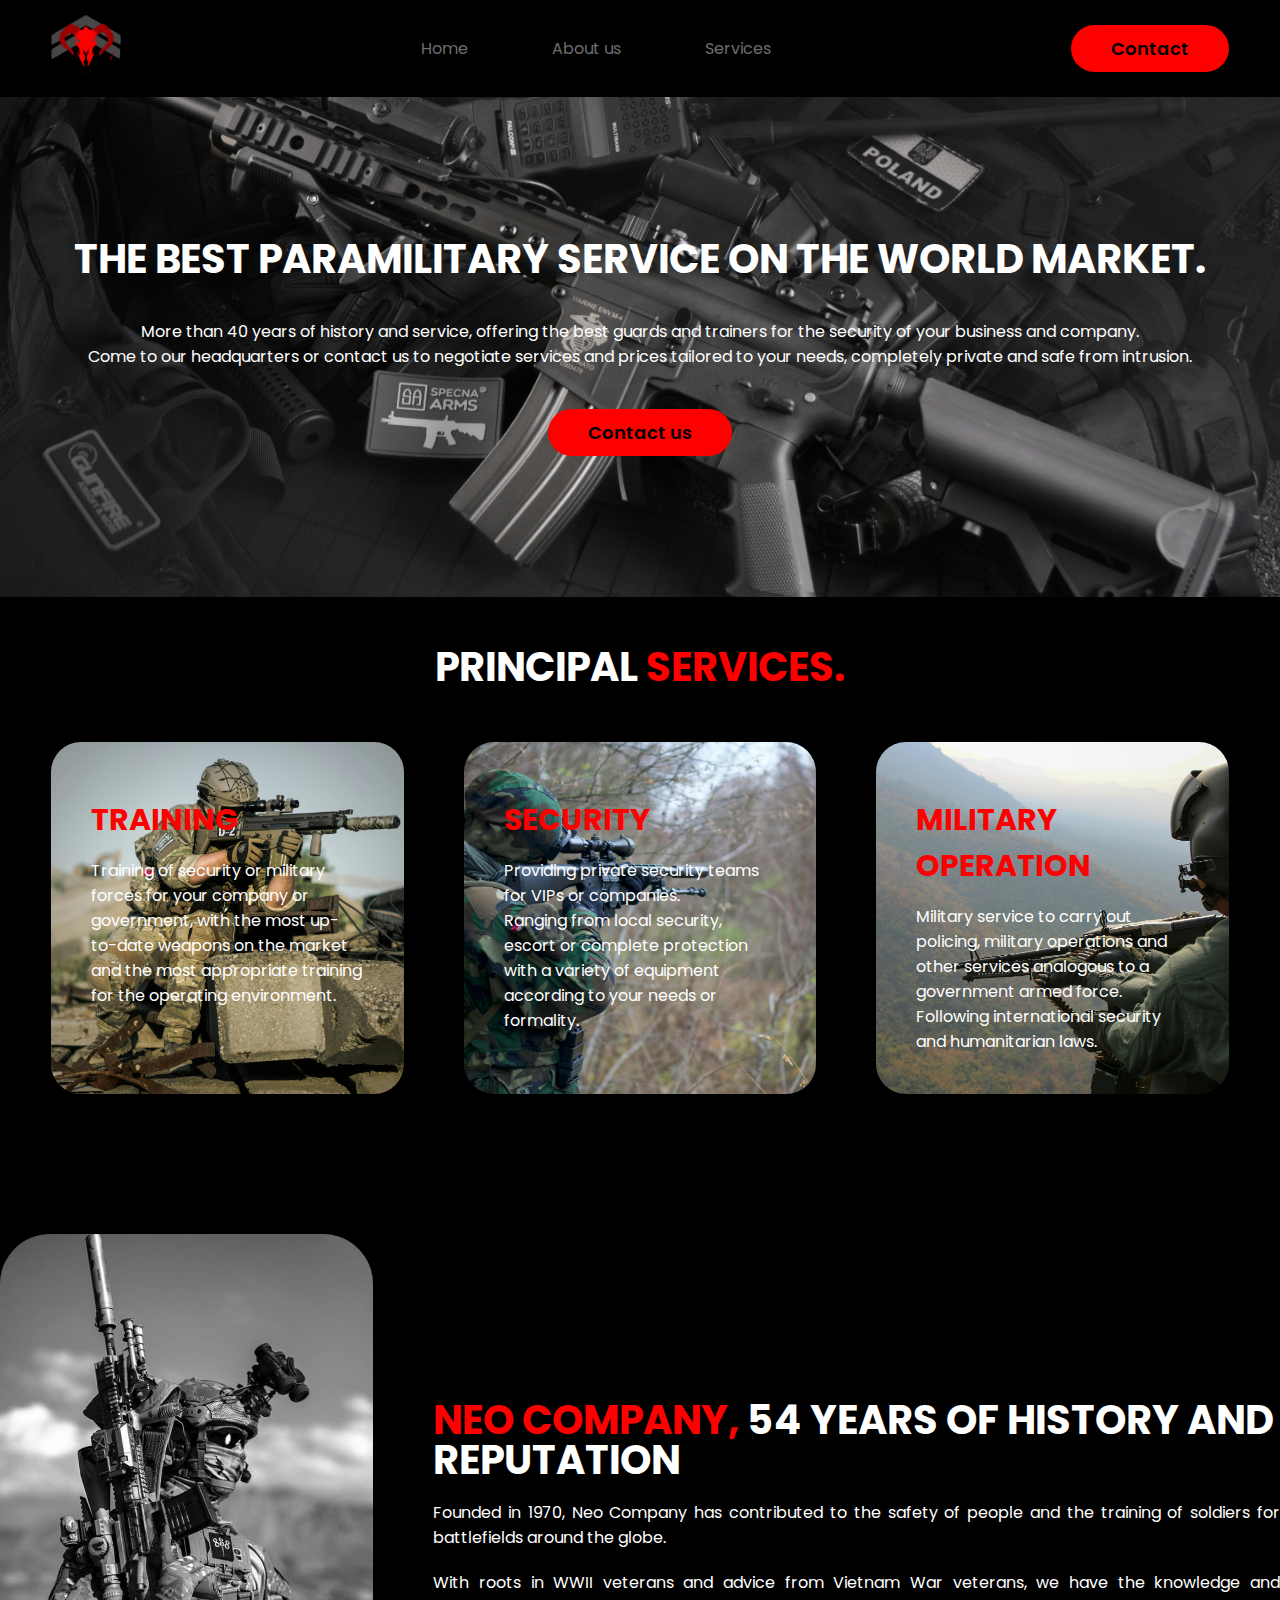
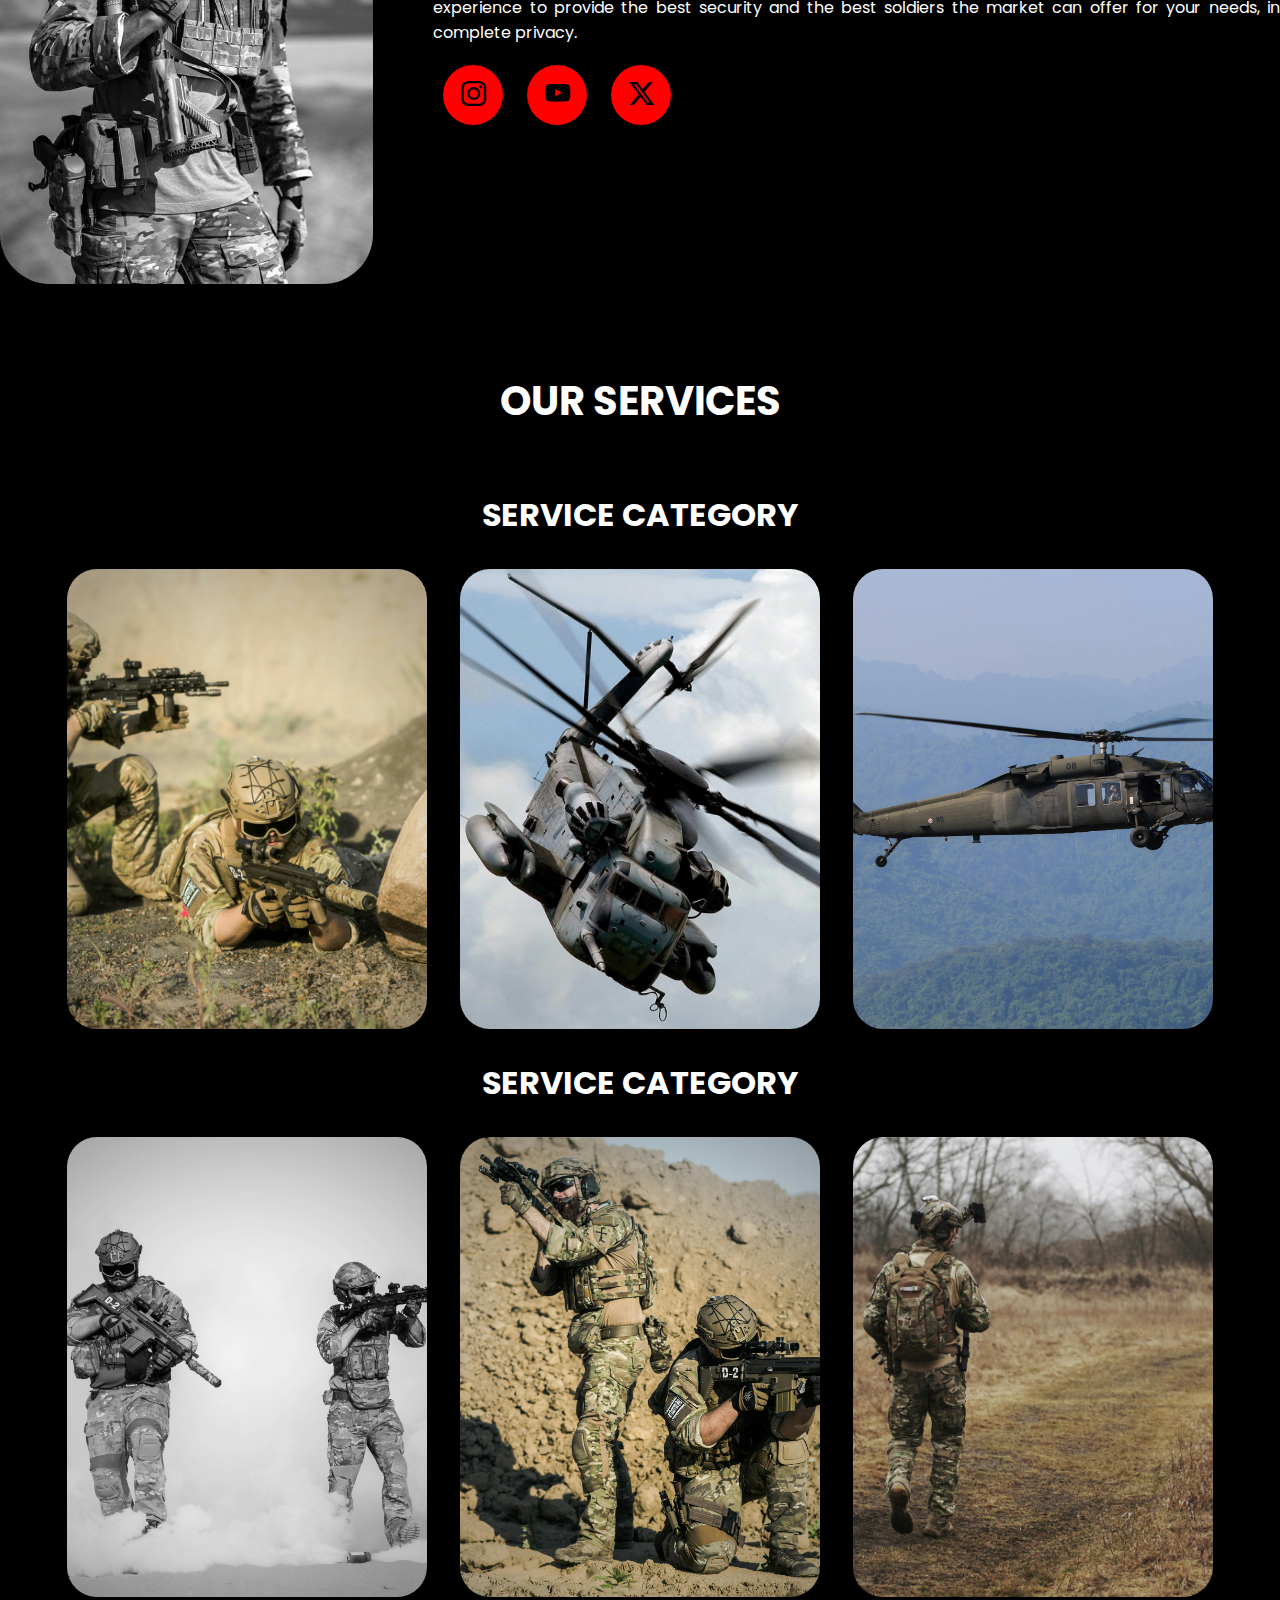
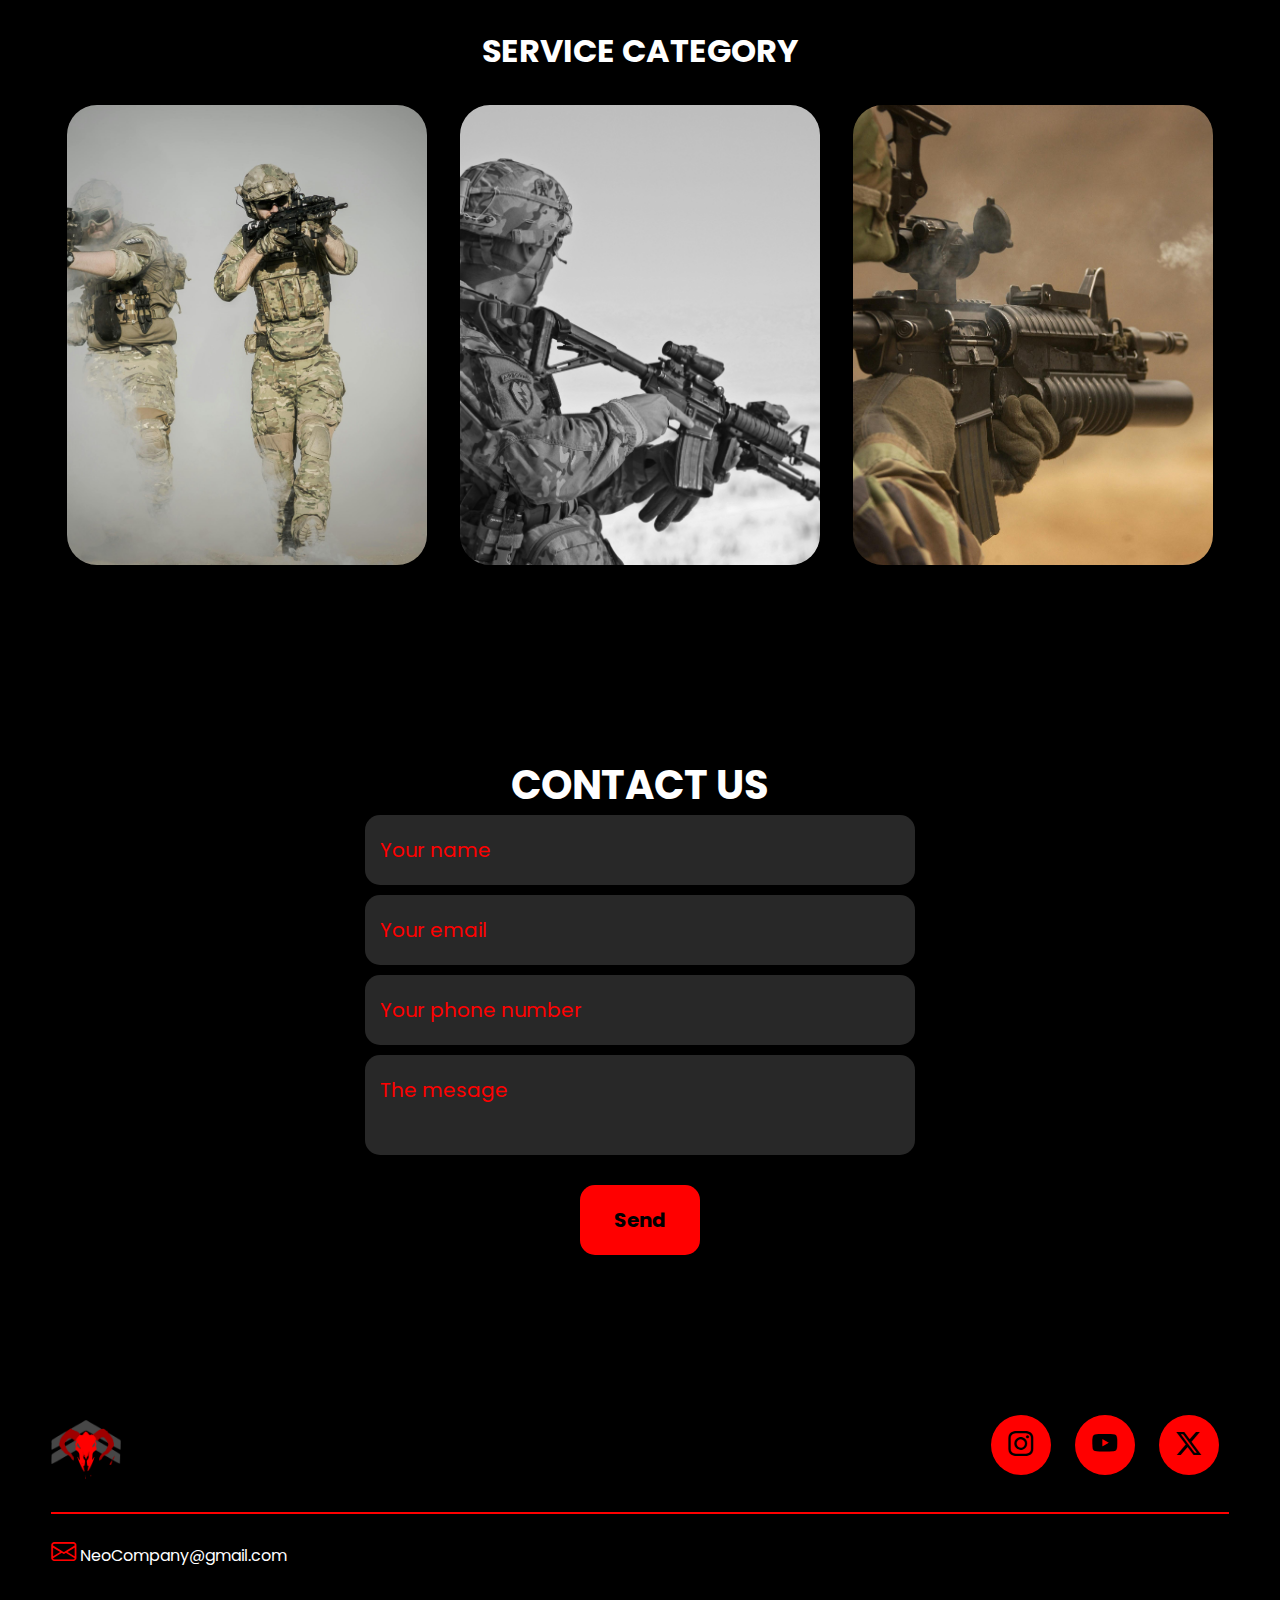
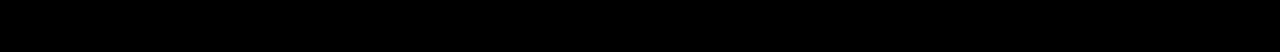
<file: index.html>
<!DOCTYPE html>
<html lang="en">
<head>
    <meta charset="UTF-8">
    <meta name="viewport" content="width=device-width, initial-scale=1.0">
    <!--google fonts-->
    <link rel="preconnect" href="https://fonts.googleapis.com">
    <link rel="preconnect" href="https://fonts.gstatic.com" crossorigin>
    <link href="https://fonts.googleapis.com/css2?family=Poppins:ital,wght@0,100;0,200;0,300;0,400;0,500;0,600;0,700;0,800;0,900;1,100;1,200;1,300;1,400;1,500;1,600;1,700;1,800;1,900&display=swap" rel="stylesheet">
    <!--bootstrap icons-->
    <link rel="stylesheet" href="https://cdn.jsdelivr.net/npm/bootstrap-icons@1.11.3/font/bootstrap-icons.min.css">
    <title>Neo company</title>
    <link rel="stylesheet" href="CSS/index.css">
</head>
<body>
    <header>
        <div class="interface">
            <div class="log">
                <a href="#">
                    <img id="Logo" src="images/NC_logo.png" alt="Logo">
                </a>
            </div><!--logo-->
            <nav class="menu-desktop">
                <ul>
                    <li><a href="index.html">Home</a></li>
                    <li><a href="#sobre-nos">About us</a></li>
                    <li><a href="#services">Services</a></li>
                </ul>
            </nav>
            <div class="btn-contato">
                <a href="">
                    <button>Contact</button>
                </a>
            </div>
        </div><!--interface-->
    </header>

    <main>
        <section class="topo-do-site">
            <div class="interface">
                <div class="flex">
                    <div class="text-topo-site">
                        <h1>THE BEST PARAMILITARY SERVICE ON THE WORLD MARKET.</h1>
                        <p>More than 40 years of history and service, offering the best guards and trainers for the security of your business and company.<br>
                        Come to our headquarters or contact us to negotiate services and prices tailored to your needs, completely private and safe from intrusion.</p>
                        <div class="btn-contato">
                            <a href="#"><button>Contact us</button></a>
                        </div>
                    </div><!--text-topo-site-->
                </div>
            </div><!--interface-->
        </section><!--topo-do-dite-->
        <section class="especialidades">
            <div class="interface">
                <h2 class="titulo">PRINCIPAL <span>SERVICES.</span></h2>
                <div class="flex">
                    <div class="espec_box" style="background-image: url(images/principal_services/soldiertraining.jpg);">
                        <h3>TRAINING</h3>
                        <p>Training of security or military forces for your company or government, 
                            with the most up-to-date weapons on the market and the most appropriate training for the operating environment.</p>
                    </div>
                    <div class="espec_box" style="background-image: url(images/principal_services/sniper.jpg);">
                        <h3>SECURITY</h3>
                        <p>Providing private security teams for VIPs or companies. <br>
                            Ranging from local security, escort or complete protection with a variety of equipment according to your needs or formality.</p>
                    </div>
                    <div class="espec_box" style="background-image: url(images/principal_services/choopergunner.jpg);">
                        <h3>MILITARY OPERATION</h3>
                        <p>Military service to carry out policing, military operations and other services analogous to a government armed force. 
                            Following international security and humanitarian laws. </p>
                    </div>
                </div><!--flex-->
            </div><!--interface-->
        </section><!--especialidade-->
        <section class="sobre" id="sobre-nos">
            <div class="interface">
                <div class="flex">
                    <div class="img-sobre">
                        <img src="images/soldierblack.jpg" alt="">
                    </div>
                    <div class="txt-sobre">
                        <h2><span>NEO COMPANY,</span> 54 YEARS OF HISTORY AND REPUTATION</h2>
                        <p>Founded in 1970, Neo Company has contributed to the safety of people and the training of soldiers for battlefields around the globe.</p>
                        <p>With roots in WWII veterans and advice from Vietnam War veterans, we have the knowledge and experience to provide 
                            the best security and the best soldiers the market can offer for your needs, in complete privacy.</p>
                        <div class="btn-social">
                            <a href="#"><button><i class="bi bi-instagram"></i></button></a>
                            <a href="#"><button><i class="bi bi-youtube"></i></button></a>
                            <a href="#"><button><i class="bi bi-twitter-x"></i></button></a>
                        </div>
                    </div>
                </div><!--flex-->
            </div><!--interface-->
        </section><!--sobre-->
        <section class="service" id="services">
            <div class="interface">
                <h2 class="titulo">OUR SERVICES</h2>
                <div class="sub-service">
                    <h1>SERVICE CATEGORY</h1>
                    <div class="flex">
                        <div class="img-back" style="background-image: url(images/services/2soldier.jpg);">
                            <div class="overlay">
                                <h1>SERVICE 1</h1>
                                <p>Lorem ipsum dolor sit amet consectetur, adipisicing elit. Obcaecati velit in similique dignissimos, aut culpa consequatur 
                                    doloremque error quis quos inventore itaque quas alias, recusandae sequi quisquam incidunt cumque nam.</p>
                            </div>
                        </div><!--IMG-->
                        <div class="img-back" style="background-image: url(images/services/cargochooper.jpg);">
                            <div class="overlay">
                                <h1>SERVICE 2</h1>
                                <p>Lorem ipsum dolor sit amet consectetur, adipisicing elit. Obcaecati velit in similique dignissimos, aut culpa consequatur 
                                    doloremque error quis quos inventore itaque quas alias, recusandae sequi quisquam incidunt cumque nam.</p></div>
                        </div><!--IMG-->
                        <div class="img-back" style="background-image: url(images/services/chooperhawk.jpg);">
                            <div class="overlay">
                                <h1>SERVICE 3</h1>
                                <p>Lorem ipsum dolor sit amet consectetur, adipisicing elit. Obcaecati velit in similique dignissimos, aut culpa consequatur 
                                    doloremque error quis quos inventore itaque quas alias, recusandae sequi quisquam incidunt cumque nam.</p>
                            </div>
                        </div><!--IMG-->
                    </div><!--FLEX-->
                    <h1>SERVICE CATEGORY</h1>
                    <div class="flex">
                        <div class="img-back" style="background-image: url(images/services/duoblack.jpg);">
                            <div class="overlay">
                                <h1>SERVICE 1</h1>
                                <p>Lorem ipsum dolor sit amet consectetur, adipisicing elit. Obcaecati velit in similique dignissimos, aut culpa consequatur 
                                    doloremque error quis quos inventore itaque quas alias, recusandae sequi quisquam incidunt cumque nam.</p>
                            </div>
                        </div><!--IMG-->
                        <div class="img-back" style="background-image: url(images/services/duosoldier.jpg);">
                            <div class="overlay">
                                <h1>SERVICE 2</h1>
                                <p>Lorem ipsum dolor sit amet consectetur, adipisicing elit. Obcaecati velit in similique dignissimos, aut culpa consequatur 
                                    doloremque error quis quos inventore itaque quas alias, recusandae sequi quisquam incidunt cumque nam.</p></div>
                        </div><!--IMG-->
                        <div class="img-back" style="background-image: url(images/services/walksoldier.jpg);">
                            <div class="overlay">
                                <h1>SERVICE 3</h1>
                                <p>Lorem ipsum dolor sit amet consectetur, adipisicing elit. Obcaecati velit in similique dignissimos, aut culpa consequatur 
                                    doloremque error quis quos inventore itaque quas alias, recusandae sequi quisquam incidunt cumque nam.</p>
                            </div>
                        </div><!--IMG-->
                    </div><!--FLEX-->
                    <h1>SERVICE CATEGORY</h1>
                    <div class="flex">
                        <div class="img-back" style="background-image: url(images/services/platoonsmoke.jpg);">
                            <div class="overlay">
                                <h1>SERVICE 1</h1>
                                <p>Lorem ipsum dolor sit amet consectetur, adipisicing elit. Obcaecati velit in similique dignissimos, aut culpa consequatur 
                                    doloremque error quis quos inventore itaque quas alias, recusandae sequi quisquam incidunt cumque nam.</p>
                            </div>
                        </div><!--IMG-->
                        <div class="img-back" style="background-image: url(images/services/soldierhorizon.jpg);">
                            <div class="overlay">
                                <h1>SERVICE 2</h1>
                                <p>Lorem ipsum dolor sit amet consectetur, adipisicing elit. Obcaecati velit in similique dignissimos, aut culpa consequatur 
                                    doloremque error quis quos inventore itaque quas alias, recusandae sequi quisquam incidunt cumque nam.</p></div>
                        </div><!--IMG-->
                        <div class="img-back" style="background-image: url(images/services/soldiershoot.jpg);">
                            <div class="overlay">
                                <h1>SERVICE 3</h1>
                                <p>Lorem ipsum dolor sit amet consectetur, adipisicing elit. Obcaecati velit in similique dignissimos, aut culpa consequatur 
                                    doloremque error quis quos inventore itaque quas alias, recusandae sequi quisquam incidunt cumque nam.</p>
                            </div>
                        </div><!--IMG-->
                    </div><!--FLEX-->
                </div>
            </div>
        </section><!--services-->
        <section class="formulario">
            <div class="interface">
                <h2 class="titulo">CONTACT US</h2>
                <form action="">
                    <input type="text" name="" id="" placeholder="Your name" required>
                    <input type="email" name="" id="" placeholder="Your email" required>
                    <input type="text" name="" id="" placeholder="Your phone number">
                    <textarea name="" id="" placeholder="The mesage" required></textarea>
                    <div class="btn-send"><input type="submit" value="Send"></div>
                </form>
            </div>
        </section>
    </main>
    <footer>
        <div class="interface">
            <div class="line-footer">
                <div class="logo-footer">
                    <img src="images/NC_logo.png" alt="">
                </div>
                <div class="btn-social">
                    <a href="#"><button><i class="bi bi-instagram"></i></button></a>
                    <a href="#"><button><i class="bi bi-youtube"></i></button></a>
                    <a href="#"><button><i class="bi bi-twitter-x"></i></button></a>
                </div>
            </div>
            <div class="line-footer borda">
                <p><i class="bi bi-envelope"></i> <a href="mailto:NeoCompany@gmail.com">NeoCompany@gmail.com</a></p>
            </div>
        </div>
    </footer>
</body>
</html>
</file>
<file: CSS/index.css>
/*sla oq chamar isso*/
:root {
  --cor-Red: #ff0000;
  --cor-HeaderText: #6d6d6d;
  --cor-text: #fff;
  --cor-Background: black;
}

/*ESTILO GERAL*/
* {
  margin: 0%;
  padding: 0%;
  box-sizing: border-box;
  font-family: "poppins", sans-serif;
}

body {
  background-color: var(--cor-Background);
  height: 100vh;
}

.interface {
  max-width: 1280px;
  margin: 0 auto;
}

.flex {
  display: flex;
}

.btn-contato button {
  padding: 10px 40px;
  font-size: 18px;
  font-weight: 600;
  background-color: var(--cor-Red);
  border: 0;
  border-radius: 30px;
  cursor: pointer;
  transition: 0.2s;
}

button:hover,
form .btn-send input[type="submit"]:hover {
  box-shadow: 0px 0px 8px rgba(255, 0, 0, 0.907);
  transform: scale(1.05);
}

h2.titulo {
  color: var(--cor-text);
  font-size: 40px;
  text-align: center;
}

h2.titulo span {
  color: var(--cor-Red);
}

.btn-social button {
  width: 60px;
  height: 60px;
  border-radius: 50%;
  border: none;
  background-color: var(--cor-Red);
  font-size: 25px;
  cursor: pointer;
  margin: 0 10px;
  transition: 0.2s;
}

.borda {
  border-top: 2px solid var(--cor-Red);
}

/*ESTILO CABEÇARIO*/

header {
  padding: 10px 4%;
}

header > .interface {
  display: flex;
  align-items: center;
  justify-content: space-between;
}

#Logo {
  width: 70px;
}

header a {
  color: var(--cor-HeaderText);
  text-decoration: none;
  display: inline-block;
}

header a:hover {
  color: var(--cor-Red);
  transform: scale(1.05);
  transition: 0.2s;
}

header nav ul {
  list-style-type: none;
}

header nav ul li {
  display: inline-block;
  padding: 0% 40px;
}

/*ESTILO TOPO DO SITE*/

section.topo-do-site {
  padding: 40px 4%;
  background-image: url(../images/ar-15.jpg);
  background-repeat: no-repeat;
  background-position: center;
  background-size: cover;
  height: 500px;
  align-content: center;
}

section.topo-do-site .flex {
  align-items: center;
  justify-content: center;
  gap: 90px;
  text-align: center;
}

section.topo-do-site h1 {
  color: var(--cor-text);
  font-size: 40px;
  line-height: 40px;
}

.topo-do-site .text-topo-site p {
  color: var(--cor-text);
  margin: 40px 0px;
}

/*especialidades*/
section.especialidades {
  padding: 40px 4%;
}

section.especialidades .flex {
  gap: 60px;
}

.especialidades .espec_box {
  color: var(--cor-text);
  padding: 40px;
  margin-top: 45px;
  border-radius: 30px;
  transition: 0.2s;
  width: 700px;
  background-repeat: no-repeat;
  background-position: center;
  background-size: cover;
}

.especialidades .espec_box:hover {
  transform: scale(1.05);
  box-shadow: 0 0 20px var(--cor-Red);
}

.especialidades .espec_box h3 {
  color: var(--cor-Red);
  font-size: 30px;
  margin: 15px 0px;
}

/*sobre*/

section.sobre {
  padding: 40 4%;
  margin-top: 100px;
}

section.sobre .flex {
  align-items: center;
  gap: 60px;
}

.sobre .txt-sobre {
  color: var(--cor-text);
}

.sobre .txt-sobre h2 {
  font-size: 40px;
  line-height: 40px;
}

.sobre .txt-sobre h2 span {
  color: var(--cor-Red);
}

.sobre .txt-sobre p {
  margin: 20px 0;
  text-align: justify;
}

.sobre .img-sobre img {
  height: 650px;
  border-radius: 50px;
}

/*SEvIÇOS*/

section.service {
  padding: 80px 4%;
}

section.service .sub-service .flex {
  justify-content: space-around;
  margin-top: 30px;
  margin-bottom: 30px;
}

section.service .sub-service {
  color: #fff;
  text-align: center;
  margin-top: 60px;
}

.img-back {
  width: 360px;
  height: 460px;
  background-color: #fff;
  background-size: cover;
  background-position: center;
  border-radius: 30px;
  position: relative;
  transition: 0.5s;
}

.img-back:hover {
  transform: scale(1.05);
  box-shadow: 0 0 20px var(--cor-Red);
  cursor: pointer;
}

.overlay {
  position: absolute;
  top: 0;
  left: 0;
  width: 100%;
  height: 100%;
  border-radius: 30px;
  background-color: #000000ad;
  display: flex;
  flex-direction: column;
  align-items: center;
  justify-content: center;
  text-align: center;
  opacity: 0;
  transition: 0.5s;
}

.overlay h1 {
  color: var(--cor-Red);
}

.overlay p {
  color: var(--cor-text);
}

.overlay:hover {
  opacity: 1;
}

/*FORMULARIO*/

section.formulario {
  padding: 80px 4%;
}

form {
  margin-top: 10px;
  max-width: 550px;
  margin: 0 auto;
  display: flex;
  justify-content: center;
  flex-direction: column;
  gap: 10px;
}

form input,
form textarea {
  width: 100%;
  background-color: rgba(93, 93, 93, 0.433);
  border: 0;
  outline: 0;
  padding: 20px 15px;
  border-radius: 15px;
  color: var(--cor-text);
  font-size: 20px;
}

form textarea {
  resize: none;
  max-height: 200px;
}

input::placeholder,
form textarea::placeholder {
  color: var(--cor-Red);
}

form .btn-send {
  margin-top: 20px;
  text-align: center;
}

form .btn-send input[type="submit"] {
  width: 120px;
  background-color: var(--cor-Red);
  color: black;
  font-weight: 700;
  cursor: pointer;
  transition: 0.2s;
}

/*footer*/

footer {
  padding: 60px 4%;
}

footer .line-footer {
  display: flex;
  justify-content: space-between;
  padding: 20px 0;
}

.logo-footer img {
  width: 70px;
}

footer .line-footer p i {
  color: var(--cor-Red);
  font-size: 25px;
}

footer .line-footer p a {
  color: var(--cor-text);
  text-decoration: none;
}
</file>
